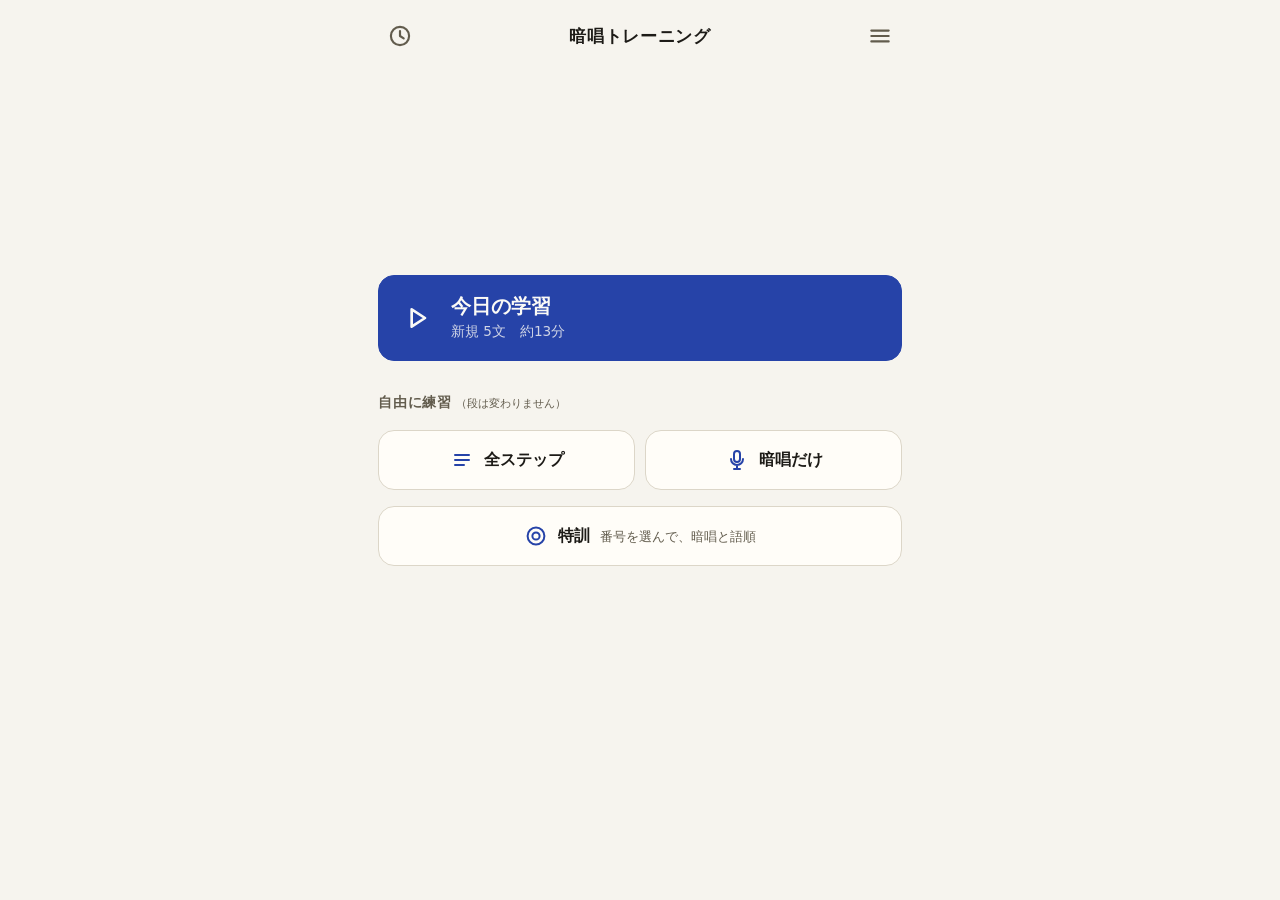
<file: index.html>
<!DOCTYPE html>
<html lang="ja" data-theme="light" data-size="l">
<head>
<meta charset="utf-8">
<meta name="viewport" content="width=device-width, initial-scale=1, viewport-fit=cover">
<meta name="theme-color" content="#f5f3ee">
<title>暗唱トレーニング</title>
<link rel="stylesheet" href="css/app.css">
</head>
<body>
<div id="app"><main class="home"><p class="notice">読み込んでいます…</p></main></div>
<script type="module" src="js/main.js"></script>
</body>
</html>
</file>
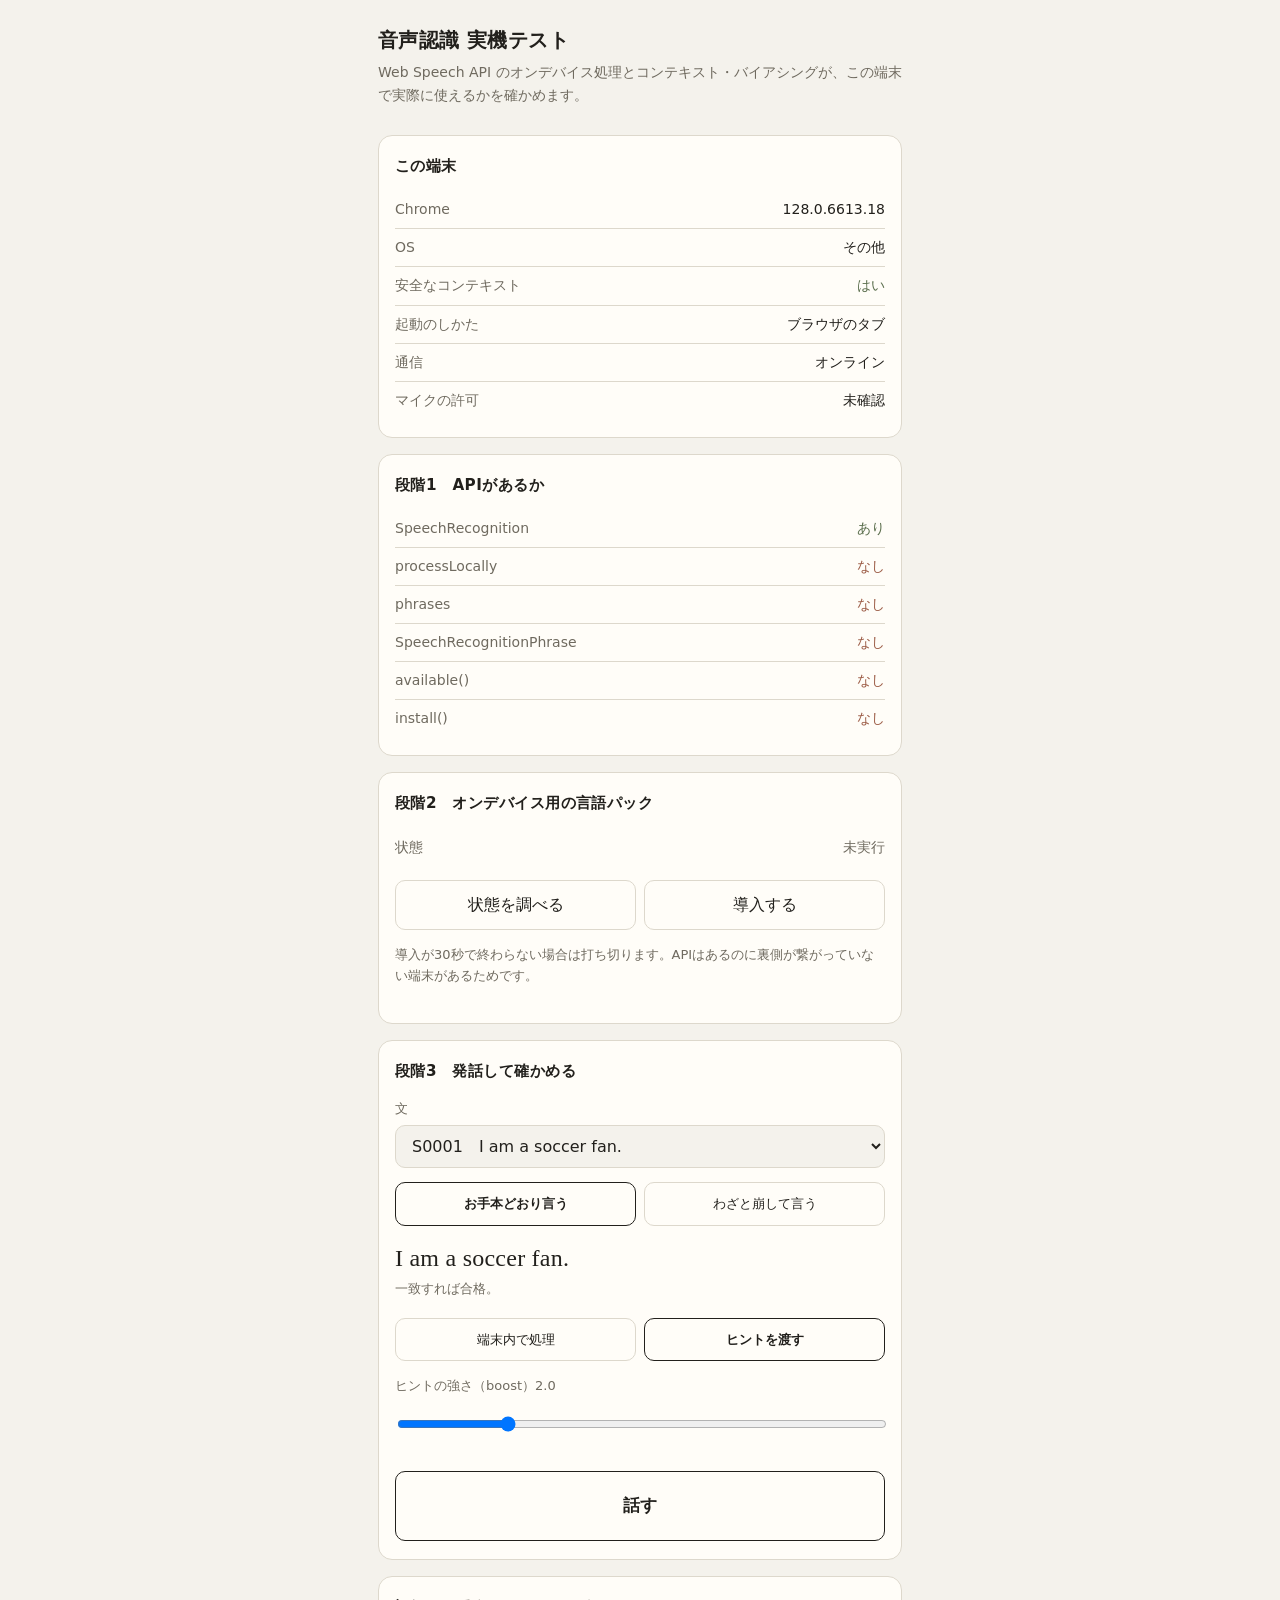
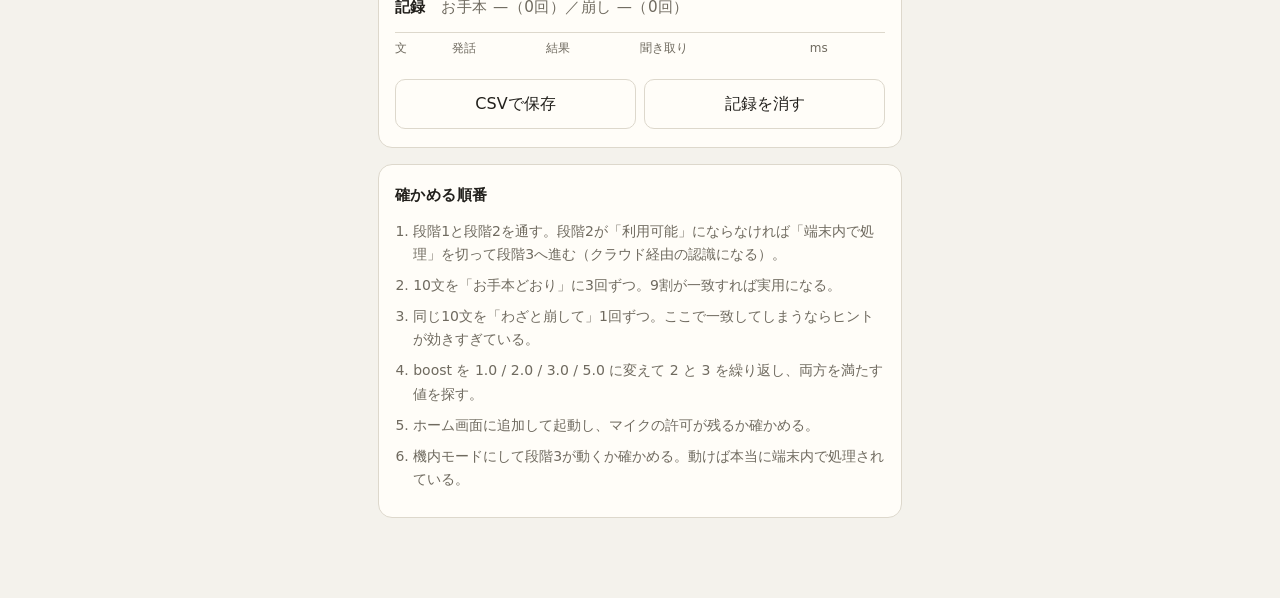
<file: stt-test.html>
<!DOCTYPE html>
<html lang="ja">
<head>
<meta charset="utf-8">
<meta name="viewport" content="width=device-width, initial-scale=1, viewport-fit=cover">
<title>音声認識 実機テスト</title>
<style>
  :root{
    color-scheme: light dark;
    --bg:#f4f2ec; --surface:#fffdf8; --line:#ddd8cc; --text:#22201c;
    --muted:#6f6a5f; --pass:#5c6f4e; --fail:#9c5c46; --wait:#7a6f52;
    box-sizing:border-box;
    padding-top: env(safe-area-inset-top, 0px);
    padding-bottom: env(safe-area-inset-bottom, 0px);
  }
  @media (prefers-color-scheme: dark){
    :root:not([data-theme="light"]){
      --bg:#1b1a17; --surface:#24221e; --line:#3b3831; --text:#e9e5db;
      --muted:#989285; --pass:#9db088; --fail:#c98a70; --wait:#bda874;
    }
  }
  :root[data-theme="dark"]{
    --bg:#1b1a17; --surface:#24221e; --line:#3b3831; --text:#e9e5db;
    --muted:#989285; --pass:#9db088; --fail:#c98a70; --wait:#bda874;
  }
  *,*::before,*::after{box-sizing:inherit}
  html{scroll-padding-top: env(safe-area-inset-top, 0px);}
  body{
    margin:0; background:var(--bg); color:var(--text);
    font-family:"Hiragino Sans","Noto Sans JP",system-ui,-apple-system,"Segoe UI",sans-serif;
    font-size:16px; line-height:1.65; -webkit-text-size-adjust:100%;
  }
  main{max-width:560px; margin:0 auto; padding:24px 18px 64px;}
  h1{font-size:1.25rem; font-weight:600; margin:0 0 4px; letter-spacing:.02em;}
  h2{font-size:.95rem; font-weight:600; margin:0 0 12px; letter-spacing:.03em;}
  p{margin:0 0 12px;}
  .lede{color:var(--muted); font-size:.875rem; margin-bottom:28px;}
  section{
    background:var(--surface); border:0.5px solid var(--line); border-radius:14px;
    padding:18px 16px; margin-bottom:16px;
  }
  .row{display:flex; justify-content:space-between; gap:12px; padding:7px 0; border-top:0.5px solid var(--line); font-size:.875rem;}
  .row:first-of-type{border-top:0;}
  .row dt{color:var(--muted); flex:0 0 auto;}
  .row dd{margin:0; text-align:right; word-break:break-word; font-variant-numeric:tabular-nums;}
  dl{margin:0;}
  .muted{color:var(--muted);}
  .pass{color:var(--pass);} .fail{color:var(--fail);} .wait{color:var(--wait);}
  button{
    font:inherit; color:var(--text); background:transparent;
    border:0.5px solid var(--line); border-radius:10px;
    padding:11px 16px; cursor:pointer; -webkit-tap-highlight-color:transparent;
  }
  button:active{transform:scale(.985);}
  button:focus-visible{outline:2px solid var(--text); outline-offset:2px;}
  button[disabled]{opacity:.4; cursor:default;}
  .primary{width:100%; padding:20px; font-size:1.05rem; font-weight:600; border-width:1px; border-color:var(--text);}
  .primary.live{border-color:var(--wait); color:var(--wait);}
  label{display:block; font-size:.8125rem; color:var(--muted); margin:14px 0 6px;}
  select, input[type=range]{width:100%; font:inherit; color:var(--text); background:var(--bg);
    border:0.5px solid var(--line); border-radius:10px; padding:10px 12px;}
  .toggles{display:flex; gap:8px; margin-top:14px; flex-wrap:wrap;}
  .toggles button{flex:1 1 0; min-width:120px; font-size:.8125rem; padding:10px 8px;}
  .toggles button[aria-pressed=true]{border-color:var(--text); font-weight:600;}
  .say{
    font-family:ui-serif,Georgia,"Times New Roman",serif;
    font-size:1.5rem; line-height:1.35; margin:16px 0 4px; letter-spacing:.01em;
  }
  .sayNote{font-size:.8125rem; color:var(--muted); margin-bottom:18px;}
  .verdict{font-size:1.05rem; font-weight:600; margin:14px 0 6px;}
  .heard{font-size:.9375rem; word-break:break-word;}
  .heard span{color:var(--muted); font-size:.8125rem;}
  table{width:100%; border-collapse:collapse; font-size:.75rem; font-variant-numeric:tabular-nums;}
  th,td{text-align:left; padding:6px 6px 6px 0; border-top:0.5px solid var(--line); vertical-align:top;}
  th{color:var(--muted); font-weight:500;}
  .logwrap{overflow-x:auto; -webkit-overflow-scrolling:touch; margin-top:4px;}
  .actions{display:flex; gap:8px; margin-top:14px;}
  .actions button{flex:1;}
  ol{margin:0; padding-left:1.3em; font-size:.875rem; color:var(--muted);}
  ol li{margin-bottom:8px;}
  code{font-family:ui-monospace,SFMono-Regular,Menlo,monospace; font-size:.85em;}
</style>
</head>
<body>
<main>
  <h1>音声認識 実機テスト</h1>
  <p class="lede">Web Speech API のオンデバイス処理とコンテキスト・バイアシングが、この端末で実際に使えるかを確かめます。</p>

  <section>
    <h2>この端末</h2>
    <dl id="env"></dl>
  </section>

  <section>
    <h2>段階1　APIがあるか</h2>
    <dl id="exist"></dl>
  </section>

  <section>
    <h2>段階2　オンデバイス用の言語パック</h2>
    <dl id="ondevice"><div class="row"><dt>状態</dt><dd class="muted">未実行</dd></div></dl>
    <div class="actions">
      <button id="btnAvail">状態を調べる</button>
      <button id="btnInstall">導入する</button>
    </div>
    <p class="sayNote" style="margin-top:14px">導入が30秒で終わらない場合は打ち切ります。APIはあるのに裏側が繋がっていない端末があるためです。</p>
  </section>

  <section>
    <h2>段階3　発話して確かめる</h2>

    <label for="sent">文</label>
    <select id="sent"></select>

    <div class="toggles" role="group" aria-label="発話の種類">
      <button id="modeOk" aria-pressed="true">お手本どおり言う</button>
      <button id="modeNg" aria-pressed="false">わざと崩して言う</button>
    </div>

    <p class="say" id="sayText"></p>
    <p class="sayNote" id="sayNote"></p>

    <div class="toggles" role="group" aria-label="認識の設定">
      <button id="tgLocal" aria-pressed="false">端末内で処理</button>
      <button id="tgPhrases" aria-pressed="true">ヒントを渡す</button>
    </div>

    <label for="boost">ヒントの強さ（boost）<span id="boostVal">2.0</span></label>
    <input type="range" id="boost" min="1" max="6" step="0.5" value="2">

    <button class="primary" id="btnRec" style="margin-top:20px">話す</button>

    <div id="result" hidden>
      <p class="verdict" id="verdict"></p>
      <p class="heard" id="heard"></p>
    </div>
  </section>

  <section>
    <h2>記録　<span id="count" style="color:var(--muted);font-weight:400"></span></h2>
    <div class="logwrap">
      <table>
        <thead><tr><th>文</th><th>発話</th><th>結果</th><th>聞き取り</th><th>ms</th></tr></thead>
        <tbody id="log"></tbody>
      </table>
    </div>
    <div class="actions">
      <button id="btnCsv">CSVで保存</button>
      <button id="btnClear">記録を消す</button>
    </div>
  </section>

  <section>
    <h2>確かめる順番</h2>
    <ol>
      <li>段階1と段階2を通す。段階2が「利用可能」にならなければ「端末内で処理」を切って段階3へ進む（クラウド経由の認識になる）。</li>
      <li>10文を「お手本どおり」に3回ずつ。9割が一致すれば実用になる。</li>
      <li>同じ10文を「わざと崩して」1回ずつ。ここで一致してしまうならヒントが効きすぎている。</li>
      <li>boost を 1.0 / 2.0 / 3.0 / 5.0 に変えて 2 と 3 を繰り返し、両方を満たす値を探す。</li>
      <li>ホーム画面に追加して起動し、マイクの許可が残るか確かめる。</li>
      <li>機内モードにして段階3が動くか確かめる。動けば本当に端末内で処理されている。</li>
    </ol>
  </section>
</main>

<script>
(() => {
'use strict';

/* ---------- 検証に使う10文 ---------- */
const SENTENCES = [
  { id:'S0001', ok:'I am a soccer fan.',                 ng:'I am a tennis fan.',            note:'fan を別の名詞に置き換えた' },
  { id:'S0002', ok:'I can see you tomorrow morning.',     ng:'I can see you tomorrow evening.',note:'morning を evening に' },
  { id:'S0003', ok:'You will be able to swim soon.',      ng:'You will be able to sing soon.', note:'swim を sing に' },
  { id:'S0004', ok:'She could play the violin at five.',  ng:'She could play the piano at five.',note:'violin を piano に' },
  { id:'S0005', ok:'You can enter if you have a ticket.', ng:'You can enter if you have a card.',note:'ticket を card に' },
  { id:'S0006', ok:"You can't park your car here.",       ng:'You can park your car here.',    note:"can't を can に（否定の脱落）" },
  { id:'S0007', ok:'Can I turn on the radio?',            ng:'Can I turn off the radio?',      note:'on を off に' },
  { id:'S0008', ok:'Can you open the window?',            ng:'Can I open the window?',         note:'依頼を許可に（you → I）' },
  { id:'S0009', ok:'Could you lend me the book?',         ng:'Could you borrow me the book?',  note:'lend を borrow に' },
  { id:'S0010', ok:'May I use your bathroom?',            ng:'May I use my bathroom?',         note:'your を my に' },
];

/* ---------- 正規化（本番アプリと同じ規則） ---------- */
const CONTRACTIONS = [
  [/\bi'm\b/g,'i am'],[/\bcan't\b/g,'can not'],[/\bcannot\b/g,'can not'],
  [/\bwon't\b/g,'will not'],[/\bdon't\b/g,'do not'],[/\bdoesn't\b/g,'does not'],
  [/\bdidn't\b/g,'did not'],[/\bisn't\b/g,'is not'],[/\baren't\b/g,'are not'],
  [/\bwasn't\b/g,'was not'],[/\bweren't\b/g,'were not'],[/\bcouldn't\b/g,'could not'],
  [/\bshouldn't\b/g,'should not'],[/\bwouldn't\b/g,'would not'],[/\bmustn't\b/g,'must not'],
  [/\byou'll\b/g,'you will'],[/\bi'll\b/g,'i will'],[/\bhe'll\b/g,'he will'],
  [/\bshe'll\b/g,'she will'],[/\bwe'll\b/g,'we will'],[/\bthey'll\b/g,'they will'],
  [/\bit's\b/g,'it is'],[/\bthat's\b/g,'that is'],
  [/\bi've\b/g,'i have'],[/\byou've\b/g,'you have'],[/\bwe've\b/g,'we have'],
];
const NO_APOS = [
  [/\bcant\b/g,'can not'],[/\bwont\b/g,'will not'],[/\bdont\b/g,'do not'],
  [/\bdoesnt\b/g,'does not'],[/\bdidnt\b/g,'did not'],[/\bisnt\b/g,'is not'],
  [/\barent\b/g,'are not'],[/\bwasnt\b/g,'was not'],[/\bwerent\b/g,'were not'],
  [/\bcouldnt\b/g,'could not'],[/\bshouldnt\b/g,'should not'],[/\bmustnt\b/g,'must not'],
  [/\byoull\b/g,'you will'],[/\btheyll\b/g,'they will'],[/\bweve\b/g,'we have'],
  [/\bive\b/g,'i have'],[/\byouve\b/g,'you have'],[/\bim\b/g,'i am'],
];
const NUM = ['zero','one','two','three','four','five','six','seven','eight','nine','ten',
  'eleven','twelve','thirteen','fourteen','fifteen','sixteen','seventeen','eighteen','nineteen','twenty'];

function normalize(s){
  let t = (s || '').toLowerCase().replace(/[\u2018\u2019\u02bc]/g, "'");
  for (const [re, to] of CONTRACTIONS) t = t.replace(re, to);
  t = t.replace(/[^a-z0-9\s]/g, ' ');
  for (const [re, to] of NO_APOS) t = t.replace(re, to);
  t = t.replace(/\b(\d{1,2})\b/g, (m, d) => (NUM[+d] !== undefined ? NUM[+d] : m));
  return t.replace(/\s+/g, ' ').trim();
}

/* ---------- 表示ヘルパ ---------- */
const $ = id => document.getElementById(id);
function row(dl, label, value, cls){
  const d = document.createElement('div'); d.className = 'row';
  const dt = document.createElement('dt'); dt.textContent = label;
  const dd = document.createElement('dd'); dd.textContent = value;
  if (cls) dd.className = cls;
  d.append(dt, dd); dl.append(d);
}

/* ---------- 段階1：環境とAPIの有無 ---------- */
const SR = window.SpeechRecognition || window.webkitSpeechRecognition;
const hasPhraseCtor = typeof window.SpeechRecognitionPhrase !== 'undefined';

(function showEnv(){
  const dl = $('env');
  const ua = navigator.userAgent;
  const chrome = (ua.match(/Chrome\/([\d.]+)/) || [])[1];
  const standalone = matchMedia('(display-mode: standalone)').matches;
  row(dl, 'Chrome', chrome || '不明', chrome ? '' : 'fail');
  row(dl, 'OS', /Android/.test(ua) ? 'Android' : /iPhone|iPad/.test(ua) ? 'iOS' : 'その他');
  row(dl, '安全なコンテキスト', isSecureContext ? 'はい' : 'いいえ（HTTPSが必要）', isSecureContext ? 'pass' : 'fail');
  row(dl, '起動のしかた', standalone ? 'ホーム画面から' : 'ブラウザのタブ');
  row(dl, '通信', navigator.onLine ? 'オンライン' : 'オフライン');
  if (navigator.permissions) {
    navigator.permissions.query({ name: 'microphone' })
      .then(p => row(dl, 'マイクの許可', p.state === 'granted' ? '許可済み' : p.state === 'denied' ? '拒否' : '未確認',
                     p.state === 'granted' ? 'pass' : p.state === 'denied' ? 'fail' : ''))
      .catch(() => {});
  }
})();

(function showExist(){
  const dl = $('exist');
  const p = SR && SR.prototype;
  const checks = [
    ['SpeechRecognition', !!SR],
    ['processLocally', !!p && 'processLocally' in p],
    ['phrases', !!p && 'phrases' in p],
    ['SpeechRecognitionPhrase', hasPhraseCtor],
    ['available()', !!SR && typeof SR.available === 'function'],
    ['install()', !!SR && typeof SR.install === 'function'],
  ];
  for (const [name, ok] of checks) row(dl, name, ok ? 'あり' : 'なし', ok ? 'pass' : 'fail');
  if (!SR) {
    $('btnRec').disabled = true;
    $('btnAvail').disabled = true;
    $('btnInstall').disabled = true;
  }
})();

/* ---------- 段階2：言語パック ---------- */
const OPTS = { langs: ['en-US'], processLocally: true };
const AVAIL_JA = { available:'利用可能', downloading:'取得中', downloadable:'未取得（導入が必要）', unavailable:'この端末では使えない' };

function setOnDevice(label, value, cls){
  const dl = $('ondevice'); dl.innerHTML = '';
  row(dl, label, value, cls);
}

$('btnAvail').addEventListener('click', async () => {
  setOnDevice('状態', '確認中…', 'wait');
  try {
    const r = await SR.available(OPTS);
    setOnDevice('状態', AVAIL_JA[r] || String(r), r === 'available' ? 'pass' : r === 'unavailable' ? 'fail' : 'wait');
  } catch (e) {
    setOnDevice('状態', 'エラー：' + e.name, 'fail');
  }
});

$('btnInstall').addEventListener('click', async () => {
  setOnDevice('導入', '実行中（最大30秒）…', 'wait');
  const t0 = performance.now();
  try {
    const r = await Promise.race([
      SR.install(OPTS),
      new Promise(res => setTimeout(() => res('__timeout'), 30000)),
    ]);
    const ms = Math.round(performance.now() - t0);
    if (r === '__timeout') {
      setOnDevice('導入', '30秒で応答なし。裏側が繋がっていない可能性が高い', 'fail');
    } else {
      setOnDevice('導入', (r ? '完了' : '失敗') + `（${ms}ms）`, r ? 'pass' : 'fail');
    }
  } catch (e) {
    setOnDevice('導入', 'エラー：' + e.name, 'fail');
  }
});

/* ---------- 段階3：発話テスト ---------- */
let mode = 'ok';
let useLocal = false;
let usePhrases = true;
let boost = 2.0;

const sel = $('sent');
SENTENCES.forEach((s, i) => {
  const o = document.createElement('option');
  o.value = String(i); o.textContent = `${s.id}　${s.ok}`;
  sel.append(o);
});

function refreshPrompt(){
  const s = SENTENCES[+sel.value];
  $('sayText').textContent = mode === 'ok' ? s.ok : s.ng;
  $('sayNote').textContent = mode === 'ok'
    ? '一致すれば合格。'
    : `${s.note}。ここで一致してしまうとヒントが効きすぎている。`;
  $('result').hidden = true;
}
sel.addEventListener('change', refreshPrompt);

$('modeOk').addEventListener('click', () => { mode = 'ok'; $('modeOk').setAttribute('aria-pressed','true'); $('modeNg').setAttribute('aria-pressed','false'); refreshPrompt(); });
$('modeNg').addEventListener('click', () => { mode = 'ng'; $('modeOk').setAttribute('aria-pressed','false'); $('modeNg').setAttribute('aria-pressed','true'); refreshPrompt(); });
$('tgLocal').addEventListener('click', () => { useLocal = !useLocal; $('tgLocal').setAttribute('aria-pressed', String(useLocal)); });
$('tgPhrases').addEventListener('click', () => { usePhrases = !usePhrases; $('tgPhrases').setAttribute('aria-pressed', String(usePhrases)); });
$('boost').addEventListener('input', e => { boost = +e.target.value; $('boostVal').textContent = boost.toFixed(1); });

function buildPhrases(text){
  if (!hasPhraseCtor) return null;
  let list = null;
  try { list = [new SpeechRecognitionPhrase(text, boost)]; }
  catch (e) {
    try { list = [new SpeechRecognitionPhrase({ phrase: text, boost })]; } catch (e2) { return null; }
  }
  if (typeof window.SpeechRecognitionPhraseList !== 'undefined') {
    try { return new SpeechRecognitionPhraseList(list); } catch (e) { /* 配列のまま返す */ }
  }
  return list;
}

let running = false;
$('btnRec').addEventListener('click', () => { running ? stop() : start(); });

let rec = null, guard = null, t0 = 0, tSpeechEnd = 0, phraseNote = '';

function setBtn(text, live){
  $('btnRec').textContent = text;
  $('btnRec').classList.toggle('live', !!live);
}

function start(){
  const s = SENTENCES[+sel.value];
  const target = s.ok;                 // 判定はつねに正解文に対して行う
  const spoken = mode === 'ok' ? s.ok : s.ng;

  rec = new SR();
  rec.lang = 'en-US';
  rec.continuous = false;
  rec.interimResults = false;
  rec.maxAlternatives = 3;
  phraseNote = '';

  if (useLocal) {
    try { rec.processLocally = true; } catch (e) { phraseNote = 'processLocally 設定不可'; }
  }
  if (usePhrases) {
    const p = buildPhrases(target);
    if (p) { try { rec.phrases = p; } catch (e) { phraseNote = 'phrases 設定不可（' + e.name + '）'; } }
    else { phraseNote = 'SpeechRecognitionPhrase 未対応'; }
  }

  let done = false;
  const finish = (alts, err) => {
    if (done) return; done = true;
    clearTimeout(guard);
    running = false; setBtn('話す', false);
    record(s, spoken, target, alts, err);
  };

  rec.onresult = e => {
    const alts = [];
    for (let i = 0; i < e.results[0].length; i++) alts.push(e.results[0][i].transcript);
    finish(alts, null);
  };
  rec.onerror = e => finish([], e.error);
  rec.onend = () => finish([], 'no-result');
  rec.onspeechend = () => { tSpeechEnd = performance.now(); };

  try {
    t0 = performance.now(); tSpeechEnd = 0;
    rec.start();
    running = true; setBtn('聞いています　タップで終了', true);
    guard = setTimeout(() => { try { rec.abort(); } catch (e) {} finish([], 'timeout-15s'); }, 15000);
  } catch (e) {
    finish([], 'start-failed:' + e.name);
  }
}

function stop(){ try { rec && rec.stop(); } catch (e) {} }

/* ---------- 判定と記録 ---------- */
const rows = [];

function record(s, spoken, target, alts, err){
  const nTarget = normalize(target);
  const norms = alts.map(normalize);
  const first = norms[0] === nTarget;
  const any = norms.includes(nTarget);
  const matched = first ? 'first' : any ? 'alt' : 'none';

  // 期待どおりか：お手本どおり→一致すべき／崩して言った→一致すべきでない
  const expectMatch = (mode === 'ok');
  const good = err ? false : (expectMatch ? any : !any);

  const ms = Math.round(performance.now() - (tSpeechEnd || t0));
  const totalMs = Math.round(performance.now() - t0);

  $('result').hidden = false;
  $('verdict').textContent = err
    ? 'エラー：' + err
    : good ? (expectMatch ? '一致した（期待どおり）' : '一致しなかった（期待どおり）')
           : (expectMatch ? '一致しなかった（要注意）' : '一致してしまった（ヒントが効きすぎ）');
  $('verdict').className = 'verdict ' + (err ? 'fail' : good ? 'pass' : 'fail');
  $('heard').innerHTML = alts.length
    ? alts.map((a, i) => `<span>候補${i + 1}</span> ${escapeHtml(a)}<br><span>正規化 ${escapeHtml(normalize(a))}</span>`).join('<br>')
    : '<span>聞き取れませんでした</span>';
  if (phraseNote) $('heard').innerHTML += `<br><span>${escapeHtml(phraseNote)}</span>`;

  rows.push({
    time: new Date().toISOString(),
    id: s.id, mode, spoken, target,
    local: useLocal, phrases: usePhrases && !phraseNote, boost,
    heard: alts[0] || '', normalized: norms[0] || '',
    matched, good, err: err || '', responseMs: ms, totalMs,
    note: phraseNote,
  });
  renderLog();
}

function escapeHtml(s){ return String(s).replace(/[&<>"]/g, c => ({ '&':'&amp;','<':'&lt;','>':'&gt;','"':'&quot;' }[c])); }

function renderLog(){
  const tb = $('log'); tb.innerHTML = '';
  for (const r of rows.slice().reverse()) {
    const tr = document.createElement('tr');
    const cells = [
      r.id,
      r.mode === 'ok' ? 'お手本' : '崩し',
      r.err ? 'エラー' : (r.good ? '期待どおり' : '要注意'),
      r.heard || '—',
      r.responseMs,
    ];
    cells.forEach((c, i) => {
      const td = document.createElement('td');
      td.textContent = c;
      if (i === 2) td.className = r.err ? 'fail' : (r.good ? 'pass' : 'fail');
      tr.append(td);
    });
    tb.append(tr);
  }
  const ok = rows.filter(r => r.mode === 'ok');
  const ng = rows.filter(r => r.mode === 'ng');
  const rate = a => a.length ? Math.round(a.filter(r => r.good).length / a.length * 100) + '%' : '—';
  $('count').textContent = `お手本 ${rate(ok)}（${ok.length}回）／崩し ${rate(ng)}（${ng.length}回）`;
}

$('btnCsv').addEventListener('click', () => {
  if (!rows.length) return;
  const head = ['time','id','mode','spoken','target','processLocally','phrases','boost','heard','normalized','matched','good','error','responseMs','totalMs','note'];
  const esc = v => `"${String(v).replace(/"/g, '""')}"`;
  const body = rows.map(r => [r.time,r.id,r.mode,r.spoken,r.target,r.local,r.phrases,r.boost,r.heard,r.normalized,r.matched,r.good,r.err,r.responseMs,r.totalMs,r.note].map(esc).join(','));
  const csv = '\uFEFF' + [head.join(','), ...body].join('\r\n');
  const a = document.createElement('a');
  a.href = URL.createObjectURL(new Blob([csv], { type: 'text/csv' }));
  a.download = `stt-test-${new Date().toISOString().slice(0,19).replace(/[:T]/g,'')}.csv`;
  a.click();
  setTimeout(() => URL.revokeObjectURL(a.href), 1000);
});

$('btnClear').addEventListener('click', () => { rows.length = 0; renderLog(); });

/* ---------- ホーム画面に追加できるようにする ---------- */
(function addManifest(){
  try {
    const c = document.createElement('canvas'); c.width = c.height = 512;
    const g = c.getContext('2d');
    g.fillStyle = '#1b1a17'; g.fillRect(0, 0, 512, 512);
    g.fillStyle = '#e9e5db'; g.font = '600 200px sans-serif';
    g.textAlign = 'center'; g.textBaseline = 'middle';
    g.fillText('STT', 256, 266);
    const m = {
      name: '音声認識 実機テスト', short_name: 'STT検証',
      display: 'standalone', start_url: location.href,
      scope: location.href.replace(/[^/]*$/, ''),
      background_color: '#1b1a17', theme_color: '#1b1a17',
      icons: [{ src: c.toDataURL('image/png'), sizes: '512x512', type: 'image/png', purpose: 'any' }],
    };
    const link = document.createElement('link');
    link.rel = 'manifest';
    link.href = 'data:application/manifest+json,' + encodeURIComponent(JSON.stringify(m));
    document.head.append(link);
  } catch (e) { /* 失敗しても本題には影響しない */ }
})();

refreshPrompt();
renderLog();
})();
</script>
</body>
</html>
</file>
<file: css/app.css>
/* 暗唱トレーニング 見た目の定義（まとめ 13-3・13-7・13-9）
 *
 * 方針：すっきりした無彩色の下地に、はたらきのある色を少しだけ置く。
 *   ・押す主役（始める・話す）＝ 青（--accent）
 *   ・言えた／正解 ＝ 緑（--ok）　・聞き取りゆれ ＝ 琥珀（--near）　・ちがい ＝ 朱（--ng）
 *   ・文要素（主語・動詞など）＝ 6色（--e-*。15-4）
 * 色はここ（先頭）だけで決める。下の部品では色の名前だけを使う。
 */

/* ============ 色と大きさ ============ */
:root {
  /* 下地 */
  --bg: #f6f4ee; --card: #fffdf8; --line: #dcd6c8;
  --text: #1d1b17; --muted: #625c4d; --strong: #25221d;
  /* 主役の色 */
  --accent: #2643a8; --on-accent: #fbfaf6; --accent-soft: #e2e8fa;
  /* 結果の色 */
  --ok: #17874a; --ok-soft: #dbf2e3;
  --near: #ad6800; --near-soft: #fbecd0;
  --ng: #c2452b; --ng-soft: #fbe2db;
  --mid: #44648f; --mid-soft: #e2eaf5;
  /* 文要素の色（15-4：主語＝紫、動詞＝緑、助動詞＝オレンジ、目的語＝青、間接目的語＝水色、補語＝黄） */
  --e-s: #7a3fd1; --e-v: #1b8f4d; --e-aux: #d2650a; --e-o: #1578d3; --e-io: #0a97a8; --e-c: #a87f00;

  --serif: "Iowan Old Style", Georgia, "Times New Roman", serif;
  --fs: 20px;
  box-sizing: border-box;
  padding-top: env(safe-area-inset-top, 0px);
  padding-bottom: env(safe-area-inset-bottom, 0px);
}
:root[data-theme="dark"] {
  --bg: #191816; --card: #24231f; --line: #3d3a33;
  --text: #f1ede3; --muted: #aaa496; --strong: #f1ede3;
  --accent: #8ea6ff; --on-accent: #0f1530; --accent-soft: #232b4d;
  --ok: #5fd08c; --ok-soft: #173321;
  --near: #f0b75a; --near-soft: #3a2c12;
  --ng: #f08a72; --ng-soft: #3b1f18;
  --mid: #9db4d6; --mid-soft: #222d3d;
  --e-s: #b997ff; --e-v: #62d08f; --e-aux: #ffa95c; --e-o: #6cb4ff; --e-io: #5fd3e0; --e-c: #e8c95a;
}
:root[data-size="m"] { --fs: 18px; }
:root[data-size="s"] { --fs: 16px; }

/* ============ 土台 ============ */
*, *::before, *::after { box-sizing: inherit; }
html { height: 100%; }
body {
  margin: 0; min-height: 100%; background: var(--bg); color: var(--text);
  font-family: "Hiragino Sans", "Noto Sans JP", system-ui, -apple-system, sans-serif;
  font-size: var(--fs); line-height: 1.7; -webkit-text-size-adjust: 100%;
  -webkit-tap-highlight-color: transparent;
}
#app {
  max-width: 560px; margin: 0 auto; display: flex; flex-direction: column;
  /* 押すものを親指の届く下側に置くため、画面の高さいっぱいに広げる（13-3） */
  min-height: calc(100vh - env(safe-area-inset-top, 0px) - env(safe-area-inset-bottom, 0px));
  min-height: calc(100dvh - env(safe-area-inset-top, 0px) - env(safe-area-inset-bottom, 0px));
}
main { padding: 8px 18px 28px; flex: 1; display: flex; flex-direction: column; }
button { font: inherit; color: inherit; cursor: pointer; }
button:disabled { cursor: default; }
button:focus-visible { outline: 2px solid var(--accent); outline-offset: 3px; }

/* ============ 上部（13-7：すみのボタンはアイコン） ============ */
.top {
  display: grid; grid-template-columns: 1fr auto 1fr; align-items: center; gap: 8px;
  padding: 14px 18px 10px;
}
.top > :last-child { justify-self: end; }
.top h1 { font-size: 1.05rem; font-weight: 700; margin: 0; letter-spacing: .04em; }
.progress { margin: 0; font-size: .85rem; color: var(--muted); font-variant-numeric: tabular-nums; }
.sid { font-size: .75rem; color: var(--muted); font-variant-numeric: tabular-nums; letter-spacing: .04em; }
.icon-btn {
  display: inline-flex; align-items: center; justify-content: center;
  color: var(--muted); background: none; border: 0; padding: 8px; min-width: 44px; min-height: 44px;
  justify-self: start; border-radius: 12px;
}
.icon-btn:active { background: var(--accent-soft); color: var(--accent); }
.icon-btn svg { width: 26px; height: 26px; fill: none; }
.icon-btn .s { fill: none; stroke: currentColor; stroke-width: 2; stroke-linecap: round; stroke-linejoin: round; }
.icon-btn.inline { min-width: 40px; min-height: 40px; padding: 6px; color: var(--accent); }
.icon-btn.inline svg { width: 22px; height: 22px; }

/* ============ ボタン ============ */
.btn {
  display: flex; align-items: center; justify-content: center; gap: 10px; width: 100%;
  min-height: 56px; padding: 12px 18px; border-radius: 16px;
  background: var(--card); border: 1.5px solid var(--line); font-weight: 600;
}
.btn:active { transform: scale(.985); }
.btn:disabled { opacity: .4; }
.btn.primary { background: var(--accent); color: var(--on-accent); border-color: var(--accent); }
.btn.strong-outline { border: 2px solid var(--accent); color: var(--accent); font-weight: 700; }
.btn.big { min-height: 64px; font-size: 1.05rem; }
.btn.quiet { background: none; border-color: transparent; color: var(--muted); min-height: 48px; font-weight: 500; }
.btn.ghost { visibility: hidden; }     /* 場所だけ残して見せない（画面が動かないように） */
.pair { display: flex; gap: 10px; }
.pair .btn { flex: 1; }
.link {
  background: none; border: 0; color: var(--accent); font-size: .95rem; font-weight: 600;
  text-decoration: underline; text-underline-offset: 4px; padding: 6px 0;
}
.link:disabled { opacity: .4; }

/* 🎤：準備中 → どうぞ（.live）の順に見た目が変わる（8-4） */
.btn.mic { min-height: 76px; font-size: 1.1rem; background: var(--accent); color: var(--on-accent); border: 0; }
.btn.mic svg { width: 28px; height: 28px; fill: currentColor; flex: none; }
.btn.mic .stroke { fill: none; stroke: currentColor; stroke-width: 1.8; stroke-linecap: round; }
.btn.mic.preparing { background: var(--card); color: var(--muted); outline: 2px dashed var(--line); outline-offset: -2px; }
.btn.mic.live {
  background: var(--accent-soft); color: var(--accent); outline: 3px solid var(--accent); outline-offset: -3px;
  animation: breathe 1.6s ease-in-out infinite;
}
@keyframes breathe { 50% { outline-color: transparent; } }

/* 小さな音声ボタン（段階1の「日本語」） */
.tools { display: flex; flex-wrap: wrap; align-items: center; gap: 10px; margin-bottom: 8px; }
.tool {
  display: inline-flex; align-items: center; gap: 8px; padding: 10px 16px; border-radius: 999px;
  background: var(--card); border: 1.5px solid var(--line); font-size: .9rem; font-weight: 600;
}
.tool svg { width: 20px; height: 20px; fill: currentColor; color: var(--accent); }
.tool .stroke { fill: none; stroke: currentColor; stroke-width: 1.8; stroke-linecap: round; }
.tool:disabled { opacity: .4; }

/* 切り替え（設定画面） */
.segs { display: inline-flex; border: 1.5px solid var(--line); border-radius: 999px; overflow: hidden; background: var(--card); }
.segs.wide { display: flex; margin-bottom: 4px; }
.segs.wide .seg { flex: 1; }
.seg { background: none; border: 0; padding: 10px 12px; font-size: .9rem; color: var(--muted); white-space: nowrap; }
.seg.on { background: var(--accent); color: var(--on-accent); font-weight: 700; }

/* ============ 学習画面の骨組み（13-3：問いは上、押すものは下） ============ */
.step { display: flex; flex-direction: column; flex: 1; }
.stage-label {
  display: flex; align-items: center; gap: 6px; margin: 4px 0 18px;
  font-size: .8rem; font-weight: 600; color: var(--muted); letter-spacing: .08em;
}
.dot { width: 8px; height: 8px; border-radius: 50%; background: var(--line); }
.dot.on { background: var(--accent); }
.dot.done { background: var(--muted); }
.stage-label .dot:last-of-type { margin-right: 6px; }
.qtop.center { margin: auto 0; padding-bottom: 6vh; }     /* 文のかたち：画面の中ほどに置く */
.qbottom { margin-top: auto; padding-top: 16px; }           /* 選択肢・タイル：下に寄せる */
.actions { margin-top: auto; display: flex; flex-direction: column; gap: 10px; padding-top: 10px; }
.qbottom + .actions { margin-top: 0; }
/* あとから出る一言の場所は、先に空けておく（出たときに画面が動かないように） */
.qnote { min-height: 1.7em; margin: 8px 0 0; font-size: .9rem; color: var(--muted); }

/* 文の表示 */
.ja { font-size: 1.5rem; line-height: 1.6; font-weight: 600; margin: 0 0 18px; text-wrap: pretty; }
.ja.small { font-size: 1.05rem; color: var(--muted); font-weight: 500; margin: 0 0 14px; }
.en { font-family: var(--serif); font-size: 1.5rem; line-height: 1.5; margin: 0 0 6px; }
.en.big { font-size: 1.6rem; margin: 0 0 14px; }
.heard { font-family: var(--serif); font-size: 1.15rem; }
.ipa { font-family: var(--serif); }

/* 正解の印（太い丸） */
.mark { width: 1.3em; height: 1.3em; flex: none; color: var(--ok); vertical-align: -.28em; }
.mark circle { fill: none; stroke: currentColor; stroke-width: 3.2; }

/* ============ 声に出すステップ（4-1） ============ */
.feedback { min-height: 96px; padding: 6px 0 14px; }
.feedback p { margin: 0 0 6px; }
.fb-big { font-size: 1.15rem; font-weight: 700; }
.fb-sub, .fb-note { font-size: .9rem; color: var(--muted); }
.fb-sub.center { text-align: center; }
.fb-label { font-size: .78rem; font-weight: 600; color: var(--muted); letter-spacing: .06em; margin: 10px 0 6px !important; }
.diff { margin: 4px 0 8px; padding: 10px 14px 10px 2em; color: var(--ng); background: var(--ng-soft); border-radius: 12px; font-weight: 600; }

/* 言えたときの表示（13-9：一発OKは、はっきり分かる表示にする） */
.result {
  display: flex; flex-direction: column; align-items: center; gap: 4px; text-align: center;
  padding: 22px 16px 18px; margin: 8px 0 10px; border-radius: 20px;
  background: var(--ok-soft); color: var(--ok);
}
.result .mark { width: 64px; height: 64px; margin-bottom: 4px; color: currentColor; }
.result .fb-big { font-size: 1.7rem; letter-spacing: .04em; margin: 0; }
.result .fb-sub { color: var(--text); margin: 4px 0 0; }
.result.mid { background: var(--mid-soft); color: var(--mid); }
.result.near { background: var(--near-soft); color: var(--near); }
.result.small { flex-direction: row; flex-wrap: wrap; justify-content: center; gap: 10px; padding: 14px 16px; }
.result.small .mark { width: 34px; height: 34px; margin: 0; }
.result.small .fb-big { font-size: 1.25rem; }
.result.small .fb-sub { flex-basis: 100%; }

/* 段階2：中央は文を1つだけ。その下に切り替え */
.show-box { margin: 4px 0 10px; }
.show-box .ja, .show-box .en { margin: 0 0 8px; }

/* お手本を聞く：スピーカーの印は左に1つ、速さを3つ並べる（遅い順） */
.playbar {
  display: flex; align-items: stretch; min-height: 60px; overflow: hidden;
  background: var(--card); border: 1.5px solid var(--line); border-radius: 16px;
}
.playbar-icon { display: grid; place-items: center; flex: none; width: 54px; color: var(--accent); }
.playbar-icon svg { width: 26px; height: 26px; fill: currentColor; }
.playbar-icon .stroke { fill: none; stroke: currentColor; stroke-width: 1.8; stroke-linecap: round; }
.playseg {
  flex: 1; border: 0; border-left: 1.5px solid var(--line); background: none; padding: 0 4px;
  font-size: 1rem; font-weight: 600; white-space: nowrap;
}
.playseg:active { background: var(--accent-soft); }
.playseg.on { background: var(--accent-soft); color: var(--accent); font-weight: 700; }
.playseg:disabled { opacity: .4; }

/* ============ 4択（意味理解・意味の取り方・空欄） ============ */
.opts { list-style: none; margin: 0; padding: 0; display: flex; flex-direction: column; gap: 10px; }
.opt {
  display: flex; align-items: center; gap: 10px; width: 100%; text-align: left;
  min-height: 62px; padding: 14px 18px; font-size: 1.05rem; font-weight: 500; line-height: 1.5;
  border-radius: 16px; background: var(--card); border: 1.5px solid var(--line);
}
.opt.en { font-family: var(--serif); font-size: 1.3rem; }     /* 英語の選択肢は、英文と同じ書体に */
.opt:active { transform: scale(.985); }
.opt.dead { opacity: .38; animation: nudge .22s ease-in-out; }
.opt.fade { opacity: .3; }                                     /* 正解したあと、他の選択肢は目立たせない */
.opt.hit { border: 2.5px solid var(--ok); color: var(--ok); background: var(--ok-soft); font-weight: 700; }
@keyframes nudge { 25% { transform: translateX(-4px); } 75% { transform: translateX(4px); } }

/* 意味理解：単語と、その下に出る意味（場所は先に空けておく） */
.wordcard { text-align: center; margin: 6px 0 0; }
.wordhead { margin: 0; }
.word-play {
  font-family: var(--serif); font-size: 2.6rem; line-height: 1.3;
  background: none; border: 0; padding: 4px 10px; border-bottom: 2px dashed var(--line);
}
.wordcard.solved .word-play { border-bottom-color: transparent; }
.wordsub { margin: 6px 0 0; font-size: .9rem; color: var(--muted); }
.answer-slot { min-height: 3.4rem; margin: 12px 0 0; display: flex; justify-content: center; align-items: center; }
.answer {
  display: inline-flex; align-items: center; gap: 8px; padding: 8px 20px; border-radius: 14px;
  font-size: 1.45rem; font-weight: 700; color: var(--ok); background: var(--ok-soft);
}

/* 空欄：幅は一定（正解の長さがヒントにならないように） */
.blank {
  display: inline-block; min-width: 3.4em; text-align: center; line-height: 1.25;
  border-bottom: 3px solid var(--accent); margin: 0 .1em;
}
.blank.filled { border-bottom-color: var(--ok); color: var(--ok); font-weight: 700; }

/* ============ 文のかたち（4-3・13-9） ============ */
.ask { display: flex; align-items: center; gap: 10px; margin: 0 0 22px; font-size: 1.15rem; font-weight: 600; }
.wordline { display: flex; flex-wrap: wrap; gap: 10px 8px; margin: 0; }
/* 語は、押せると分かるように薄い枠で囲む。正解した語と、問いかけのラベルは同じ見た目（色の枠） */
.w, .tag { border-radius: 12px; border: 2px solid var(--line); background: var(--card); line-height: 1.35; }
.w { font-family: var(--serif); font-size: 1.5rem; padding: 9px 14px; transition: color .2s, border-color .2s, background-color .2s; }
.tag { font-size: 1.1rem; font-weight: 700; padding: 5px 14px; }
.w:active { transform: scale(.97); }
.w.on, .tag {
  border: 2.5px solid currentColor; font-weight: 700;
  background: var(--card);
  background: color-mix(in srgb, currentColor 14%, var(--card));
}
.w.miss { animation: nudge .22s ease-in-out; }
.e-s { color: var(--e-s); } .e-v { color: var(--e-v); } .e-aux { color: var(--e-aux); }
.e-o { color: var(--e-o); } .e-io { color: var(--e-io); } .e-c { color: var(--e-c); }

/* ============ 語をならべる（4-5・13-9） ============ */
.built {
  display: flex; flex-wrap: wrap; align-items: center; gap: 4px 8px;
  font-family: var(--serif); font-size: 1.55rem; line-height: 1.45;
  min-height: 3.3em; margin: 0; padding: 12px 16px;
  background: var(--card); border: 2px solid var(--line); border-radius: 16px;
}
.built.solved { border-color: var(--ok); color: var(--ok); font-weight: 700; background: var(--ok-soft); }
.caret { display: inline-block; width: 2px; height: 1.1em; background: var(--accent); animation: blink 1.1s steps(2) infinite; }
@keyframes blink { 50% { opacity: 0; } }
.tiles { display: flex; flex-wrap: wrap; gap: 10px; }
.tile {
  font-family: var(--serif); font-size: 1.4rem; line-height: 1.3; padding: 12px 18px;
  border-radius: 14px; background: var(--card); border: 2px solid var(--line);
  box-shadow: 0 3px 0 var(--line);
}
.tile:active { transform: translateY(2px); box-shadow: 0 1px 0 var(--line); }
/* 使ったタイルは、場所を動かさずに跡だけ残す（並びが変わると押し間違えるため） */
.tile.used { color: transparent; background: transparent; border-style: dashed; box-shadow: none; }
.tile.miss { animation: nudge .22s ease-in-out; }

/* ============ ホーム（13-2：メニューだけを大きく置く） ============ */
.home { gap: 14px; }
.home.menu { justify-content: center; gap: 16px; padding-bottom: 15vh; }
.menu-btn { min-height: 96px; gap: 18px; justify-content: flex-start; padding: 16px 22px; text-align: left; }
.menu-btn svg { width: 32px; height: 32px; flex: none; }
.menu-btn:not(.primary) svg { color: var(--accent); }
.menu-btn .s { fill: none; stroke: currentColor; stroke-width: 2; stroke-linecap: round; stroke-linejoin: round; }
.menu-btn b { display: block; font-size: 1.25rem; font-weight: 700; line-height: 1.4; }
.menu-btn small { display: block; font-size: .85rem; font-weight: 500; opacity: .8; }
/* 今日の分が終わったときの表示（押せない。ボタンと同じ大きさで、状態だけを伝える） */
.menu-btn.done { background: var(--ok-soft); color: var(--ok); border-color: transparent; }
.menu-btn.done small { color: var(--text); }
.menu-btn.done svg { color: var(--ok); }             /* 完了の印は、正解と同じ緑 */
.menu-btn.done:active { transform: none; }
/* 自由に練習（主役の下に、小さめに置く） */
.menu-label { margin: 14px 0 0; font-size: .85rem; font-weight: 700; color: var(--muted); letter-spacing: .06em; }
.menu-label small { font-weight: 500; margin-left: 4px; letter-spacing: 0; }
.sub-btn { min-height: 60px; gap: 10px; font-size: 1rem; }
.sub-btn svg { width: 24px; height: 24px; flex: none; color: var(--accent); }
.sub-btn small { margin-left: 10px; font-size: .8rem; font-weight: 500; color: var(--muted); }
.sub-btn .s { fill: none; stroke: currentColor; stroke-width: 2; stroke-linecap: round; stroke-linejoin: round; }
.notice {
  font-size: .9rem; color: var(--muted); background: var(--card);
  border: 1.5px solid var(--line); border-radius: 14px; padding: 12px 14px; margin: 0;
}

/* ============ 結果・記録・設定 ============ */
.summary { gap: 18px; }
.stats { display: grid; grid-template-columns: repeat(3, 1fr); gap: 10px; }
.stats div { background: var(--card); border: 1.5px solid var(--line); border-radius: 16px; padding: 14px 8px; text-align: center; }
.stats b { display: block; font-size: 2rem; font-weight: 700; line-height: 1.3; font-variant-numeric: tabular-nums; }
.stats span { font-size: .8rem; font-weight: 600; color: var(--muted); }
.stats .ok { background: var(--ok-soft); border-color: transparent; }   .stats .ok b { color: var(--ok); }
.stats .mid { background: var(--mid-soft); border-color: transparent; } .stats .mid b { color: var(--mid); }
.stats .ng { background: var(--ng-soft); border-color: transparent; }   .stats .ng b { color: var(--ng); }

.slist { list-style: none; margin: 0; padding: 0; }
.slist li { display: grid; grid-template-columns: auto 1fr; gap: 4px 12px; padding: 12px 0; border-top: 1.5px solid var(--line); }
.slist li:first-child { border-top: 0; }
.slist .sja { font-size: .95rem; }
.slist .badge, .slist .rep { grid-column: 2; justify-self: start; }
.badge { font-size: .75rem; font-weight: 700; padding: 2px 12px; border-radius: 999px; color: var(--muted); background: var(--line); }
.badge.ok { color: var(--ok); background: var(--ok-soft); }
.badge.near { color: var(--near); background: var(--near-soft); }
.badge.mid { color: var(--mid); background: var(--mid-soft); }
.badge.ng { color: var(--ng); background: var(--ng-soft); }
.badges { grid-column: 2; display: flex; flex-wrap: wrap; align-items: center; gap: 6px 10px; }
.badge.stage { color: var(--accent); background: var(--accent-soft); }
.rep { font-size: .78rem; color: var(--muted); }
.section-title { font-size: .85rem; font-weight: 700; color: var(--muted); letter-spacing: .08em; margin: 16px 0 0; }
.settings label { display: block; font-size: .8rem; font-weight: 600; color: var(--muted); margin: 18px 0 8px; letter-spacing: .06em; }

@media (prefers-reduced-motion: reduce) {
  .btn.mic.live, .opt.dead, .w.miss, .tile.miss, .caret { animation: none; }
}

/* ============ 特訓：番号の範囲を選ぶ（11章） ============ */
.drill label { display: block; font-size: .85rem; font-weight: 700; color: var(--muted); margin: 18px 0 8px; letter-spacing: .06em; }
.stepper {
  display: flex; align-items: stretch; gap: 8px;
  background: var(--card); border: 1.5px solid var(--line); border-radius: 16px; padding: 8px;
}
.step-btn {
  flex: none; min-width: 56px; min-height: 60px; border-radius: 12px; border: 0;
  background: var(--accent-soft); color: var(--accent); font-size: 1.3rem; font-weight: 700;
}
.step-btn {
  /* 長押しで早送りするので、文字の選択やメニュー、ダブルタップの拡大が出ないようにする */
  touch-action: manipulation; user-select: none; -webkit-user-select: none; -webkit-touch-callout: none;
}
.step-btn:active, .step-btn.holding { transform: scale(.95); background: var(--accent); color: var(--on-accent); }
.step-val { flex: 1; min-width: 0; margin: 0; display: flex; flex-direction: column; justify-content: center; text-align: center; }
.step-val b { font-size: 1.3rem; font-variant-numeric: tabular-nums; letter-spacing: .04em; }
.step-val small { font-size: .78rem; color: var(--muted); white-space: nowrap; overflow: hidden; text-overflow: ellipsis; }
.drill-count { margin: 22px 0 0; text-align: center; color: var(--muted); }
.drill-count b { font-size: 1.6rem; color: var(--accent); margin-right: 4px; font-variant-numeric: tabular-nums; }
.drill .btn.primary svg { width: 26px; height: 26px; }
.drill .btn.primary .s { fill: none; stroke: currentColor; stroke-width: 2; stroke-linecap: round; stroke-linejoin: round; }
</file>
